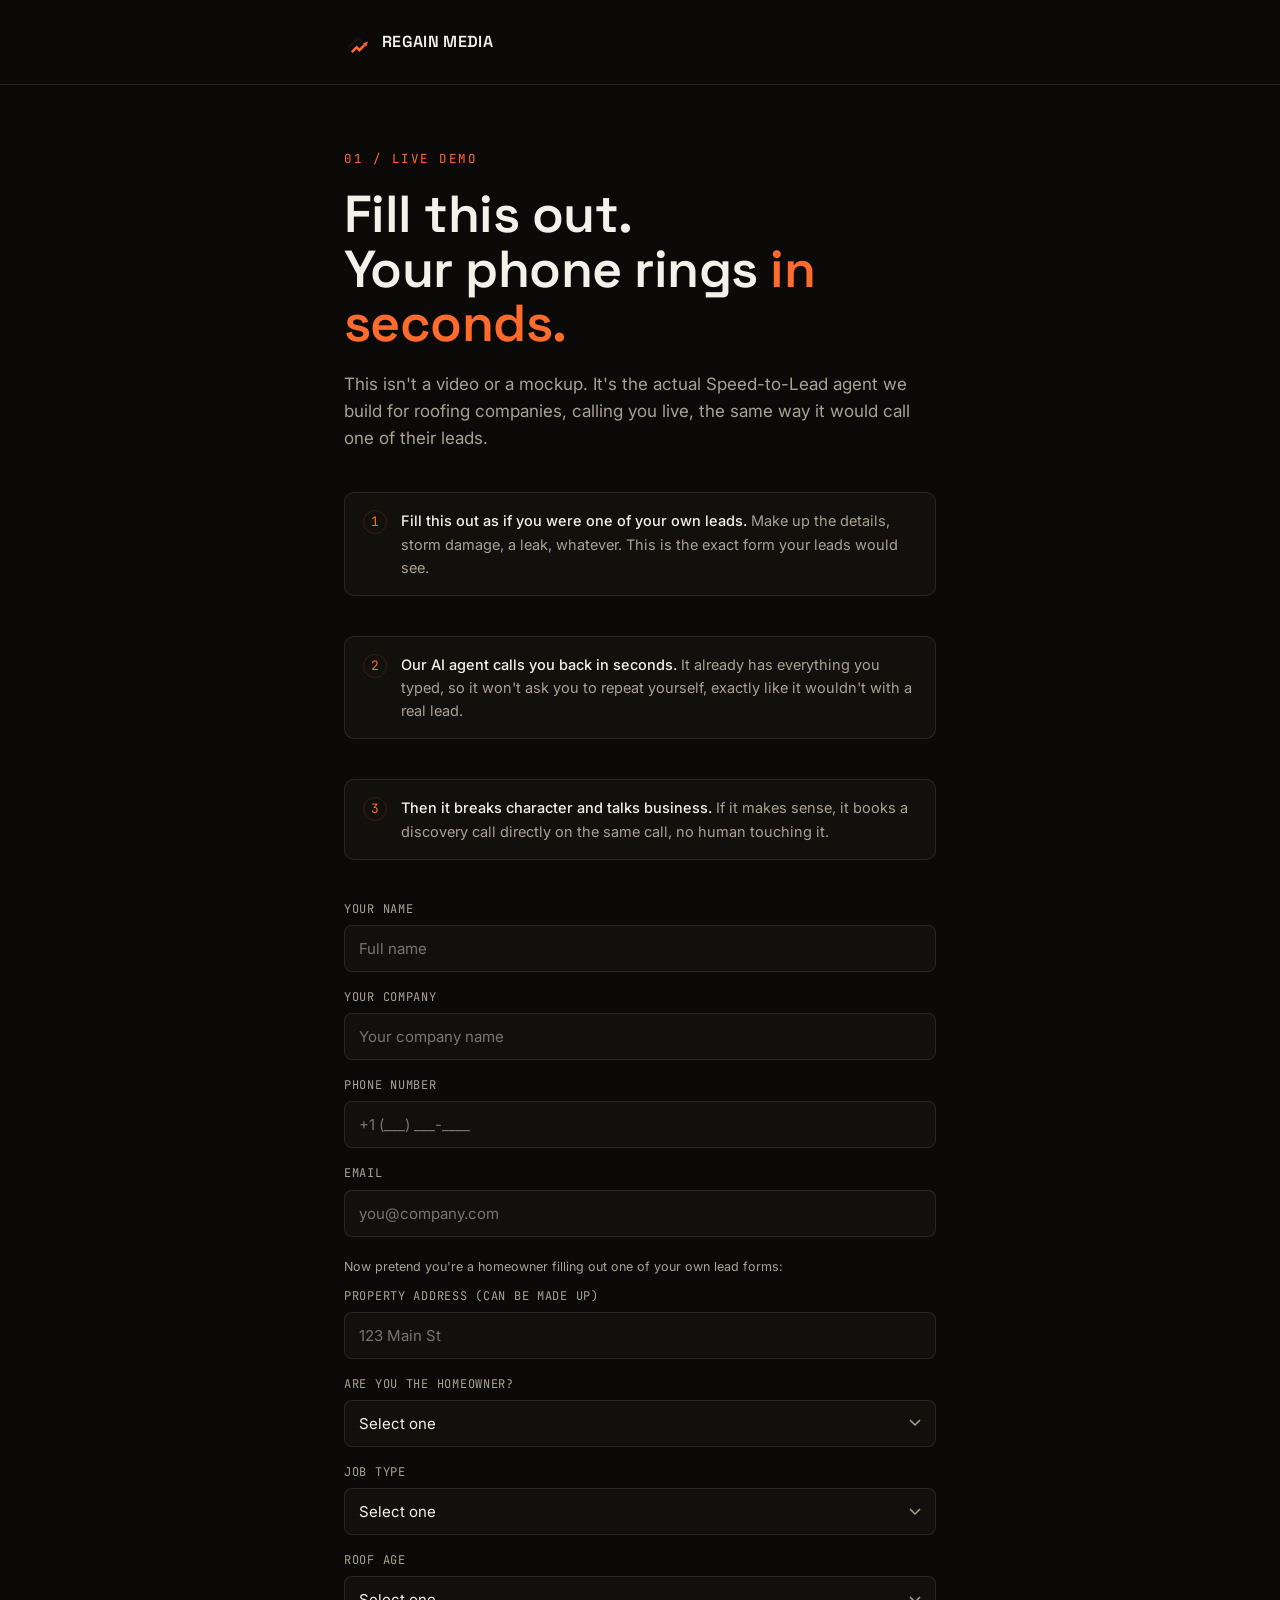
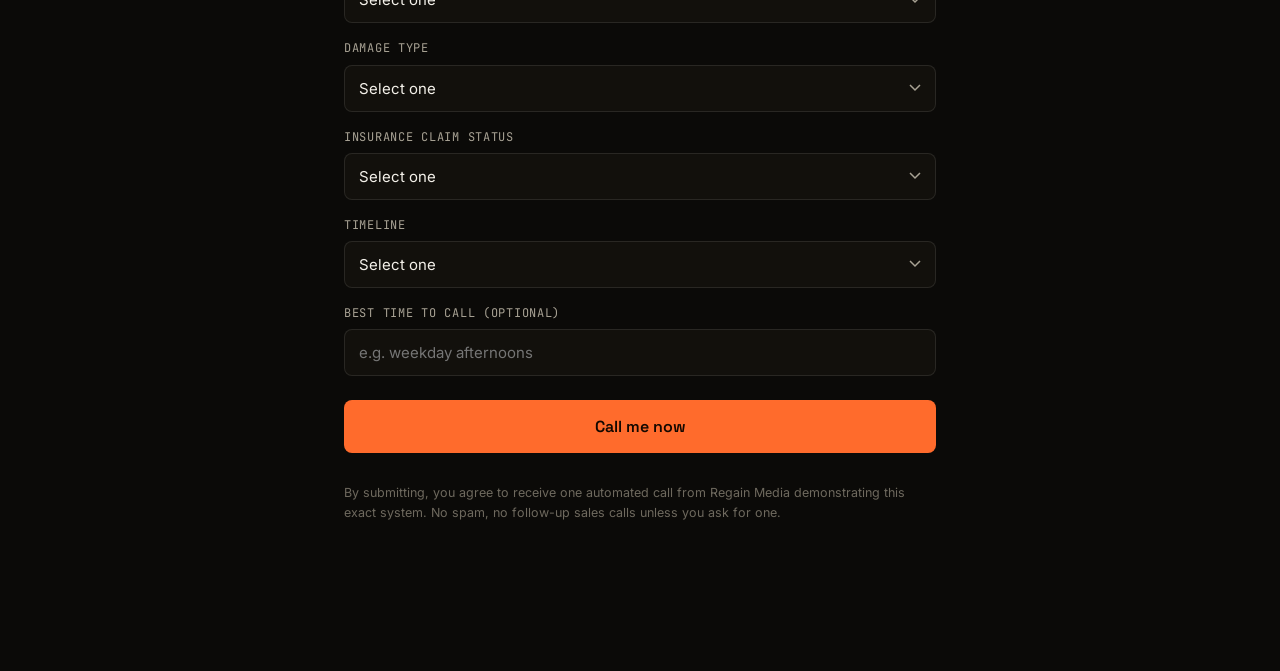
<file: demo.html>
<!DOCTYPE html>
<html lang="en">
<head>
<meta charset="UTF-8">
<meta name="viewport" content="width=device-width, initial-scale=1.0">
<title>See It Work / Regain Media</title>
<meta name="description" content="Fill this out and get a live call from our Speed-to-Lead AI agent in seconds. This is the product, not a demo video.">
<link rel="icon" href="assets/img/logo.svg" type="image/svg+xml">
<link rel="preconnect" href="https://fonts.googleapis.com">
<link href="https://fonts.googleapis.com/css2?family=Space+Grotesk:wght@400;500;600;700&family=Inter:wght@400;500&family=JetBrains+Mono:wght@400;500&display=swap" rel="stylesheet">
<style>
  :root {
    --bg: #0b0a08;
    --bg-2: #12100c;
    --bg-3: #181510;
    --line: rgba(244, 241, 234, 0.10);
    --line-strong: rgba(244, 241, 234, 0.22);
    --ink: #f4f1ea;
    --ink-2: #a8a294;
    --ink-3: #6e695e;
    --ember: #ff6b2c;
    --ember-soft: rgba(255, 107, 44, 0.15);
    --ember-deep: #c84a12;
    --moss: #58c99a;
    --font-display: 'Space Grotesk', sans-serif;
    --font-body: 'Inter', sans-serif;
    --font-mono: 'JetBrains Mono', monospace;
    --ease: cubic-bezier(0.16, 1, 0.3, 1);
  }
  * { margin: 0; padding: 0; box-sizing: border-box; }
  body {
    background: var(--bg);
    color: var(--ink);
    font-family: var(--font-body);
    line-height: 1.6;
    -webkit-font-smoothing: antialiased;
  }
  a { color: inherit; }
  .wrap { max-width: 640px; margin: 0 auto; padding: 0 24px; }
  header.top { padding: 28px 0; border-bottom: 1px solid var(--line); }
  header.top .wrap { display: flex; align-items: center; gap: 10px; max-width: 640px; }
  header.top img { width: 28px; height: 28px; }
  header.top span { font-family: var(--font-display); font-weight: 600; letter-spacing: 0.02em; }
  main { padding: 64px 0 96px; }
  .label {
    font-family: var(--font-mono); font-size: 12.5px; letter-spacing: 0.12em;
    text-transform: uppercase; color: var(--ember); margin-bottom: 18px; display: block;
  }
  h1 {
    font-family: var(--font-display); font-weight: 600;
    font-size: clamp(34px, 6vw, 52px); line-height: 1.05; letter-spacing: -0.01em;
    margin-bottom: 20px;
  }
  h1 span { color: var(--ember); }
  .sub { color: var(--ink-2); font-size: 17px; max-width: 52ch; margin-bottom: 40px; }
  .how {
    display: flex; gap: 14px; padding: 16px 18px; background: var(--bg-2);
    border: 1px solid var(--line); border-radius: 10px; margin-bottom: 40px; align-items: flex-start;
  }
  .how .num {
    font-family: var(--font-mono); font-size: 13px; color: var(--ember);
    border: 1px solid var(--ember-soft); border-radius: 50%; width: 24px; height: 24px;
    display: flex; align-items: center; justify-content: center; flex-shrink: 0; margin-top: 1px;
  }
  .how p { font-size: 14.5px; color: var(--ink-2); }
  .how p b { color: var(--ink); font-weight: 500; }
  form { display: flex; flex-direction: column; gap: 16px; }
  label { font-family: var(--font-mono); font-size: 12px; letter-spacing: 0.06em; text-transform: uppercase; color: var(--ink-2); margin-bottom: 6px; display: block; }
  input, textarea, select {
    width: 100%; background: var(--bg-2); border: 1px solid var(--line);
    border-radius: 8px; padding: 13px 14px; color: var(--ink); font-family: var(--font-body);
    font-size: 15px; transition: border-color 0.2s;
  }
  input:focus, textarea:focus, select:focus { outline: none; border-color: var(--ember); }
  textarea { resize: vertical; min-height: 80px; }
  select { appearance: none; cursor: pointer;
    background-image: url("data:image/svg+xml,%3Csvg xmlns='http://www.w3.org/2000/svg' width='12' height='8'%3E%3Cpath d='M1 1l5 5 5-5' stroke='%23a8a294' stroke-width='1.5' fill='none'/%3E%3C/svg%3E");
    background-repeat: no-repeat; background-position: right 14px center; padding-right: 36px;
  }
  select option { background: var(--bg-2); color: var(--ink); }
  button {
    margin-top: 8px; font-family: var(--font-display); font-weight: 600; font-size: 16px;
    background: var(--ember); color: #140800; border: none; border-radius: 8px;
    padding: 16px 24px; cursor: pointer; transition: background 0.2s, transform 0.2s;
  }
  button:hover { background: #ff7f47; transform: translateY(-1px); }
  button:disabled { opacity: 0.6; cursor: default; transform: none; }
  .fine { font-size: 12.5px; color: var(--ink-3); margin-top: 14px; line-height: 1.6; }
  #formNote { font-size: 14px; color: var(--ink-2); margin-top: 16px; min-height: 20px; }
  .state {
    display: none; text-align: center; padding: 40px 24px; background: var(--bg-2);
    border: 1px solid var(--line); border-radius: 12px;
  }
  .state.active { display: block; }
  .state .ring {
    width: 56px; height: 56px; border-radius: 50%; border: 2px solid var(--ember-soft);
    border-top-color: var(--ember); margin: 0 auto 20px; animation: spin 1s linear infinite;
  }
  @keyframes spin { to { transform: rotate(360deg); } }
  .state h2 { font-family: var(--font-display); font-size: 22px; margin-bottom: 10px; }
  .state p { color: var(--ink-2); font-size: 15px; }
</style>
</head>
<body>

<header class="top">
  <div class="wrap">
    <img src="assets/img/logo.svg" alt="">
    <span>REGAIN MEDIA</span>
  </div>
</header>

<main>
  <div class="wrap">

    <div id="formState">
      <span class="label" id="label-main">01 / Live Demo</span>
      <h1 id="h1-main">Fill this out.<br>Your phone rings <span>in seconds.</span></h1>
      <p class="sub" id="sub-main">This isn't a video or a mockup. It's the actual Speed-to-Lead agent we build for roofing companies, calling you live, the same way it would call one of their leads.</p>

      <div class="how">
        <span class="num">1</span>
        <p><b>Fill this out as if you were one of your own leads.</b> Make up the details, storm damage, a leak, whatever. This is the exact form your leads would see.</p>
      </div>
      <div class="how">
        <span class="num">2</span>
        <p><b>Our AI agent calls you back in seconds.</b> It already has everything you typed, so it won't ask you to repeat yourself, exactly like it wouldn't with a real lead.</p>
      </div>
      <div class="how">
        <span class="num">3</span>
        <p><b>Then it breaks character and talks business.</b> If it makes sense, it books a discovery call directly on the same call, no human touching it.</p>
      </div>

      <form id="demoForm">
        <div>
          <label for="f-name">Your name</label>
          <input id="f-name" name="name" type="text" required placeholder="Full name">
        </div>
        <div>
          <label for="f-company">Your company</label>
          <input id="f-company" name="company" type="text" required placeholder="Your company name">
        </div>
        <div>
          <label for="f-phone">Phone number</label>
          <input id="f-phone" name="phone" type="tel" required placeholder="+1 (___) ___-____">
        </div>
        <div>
          <label for="f-email">Email</label>
          <input id="f-email" name="email" type="email" placeholder="you@company.com">
        </div>

        <p class="fine" style="margin: 4px 0 -6px; color: var(--ink-2)">Now pretend you're a homeowner filling out one of your own lead forms:</p>

        <div>
          <label for="f-address">Property address (can be made up)</label>
          <input id="f-address" name="property_address" type="text" required placeholder="123 Main St">
        </div>
        <div>
          <label for="f-homeowner">Are you the homeowner?</label>
          <select id="f-homeowner" name="is_homeowner" required>
            <option value="">Select one</option>
            <option value="yes">Yes</option>
            <option value="no">No, renting</option>
          </select>
        </div>
        <div>
          <label for="f-jobtype">Job type</label>
          <select id="f-jobtype" name="job_type" required>
            <option value="">Select one</option>
            <option value="repair">Repair</option>
            <option value="full_replacement">Full replacement</option>
            <option value="storm_insurance_claim">Storm / insurance claim</option>
            <option value="not_sure">Not sure</option>
          </select>
        </div>
        <div>
          <label for="f-roofage">Roof age</label>
          <select id="f-roofage" name="roof_age" required>
            <option value="">Select one</option>
            <option value="0-5 years">0 to 5 years</option>
            <option value="5-15 years">5 to 15 years</option>
            <option value="15+ years">15+ years</option>
            <option value="not sure">Not sure</option>
          </select>
        </div>
        <div>
          <label for="f-damage">Damage type</label>
          <select id="f-damage" name="damage_type" required>
            <option value="">Select one</option>
            <option value="storm">Storm</option>
            <option value="hail">Hail</option>
            <option value="wind">Wind</option>
            <option value="age">Age</option>
            <option value="leak">Leak</option>
            <option value="other">Other</option>
          </select>
        </div>
        <div>
          <label for="f-insurance">Insurance claim status</label>
          <select id="f-insurance" name="insurance_status" required>
            <option value="">Select one</option>
            <option value="not_filed">Not filed</option>
            <option value="filed">Filed</option>
            <option value="approved">Approved</option>
            <option value="denied">Denied</option>
            <option value="paying_cash">Paying cash</option>
          </select>
        </div>
        <div>
          <label for="f-timeline">Timeline</label>
          <select id="f-timeline" name="timeline" required>
            <option value="">Select one</option>
            <option value="asap">ASAP</option>
            <option value="30_days">Within 30 days</option>
            <option value="60_plus_days">60+ days</option>
            <option value="just_researching">Just researching</option>
          </select>
        </div>
        <div>
          <label for="f-besttime">Best time to call (optional)</label>
          <input id="f-besttime" name="best_time_to_call" type="text" placeholder="e.g. weekday afternoons">
        </div>

        <button type="submit" id="submitBtn">Call me now</button>
        <p class="fine">By submitting, you agree to receive one automated call from Regain Media demonstrating this exact system. No spam, no follow-up sales calls unless you ask for one.</p>
        <p id="formNote"></p>
      </form>
    </div>

    <div id="callingState" class="state">
      <div class="ring"></div>
      <h2>Your phone should be ringing.</h2>
      <p>If it doesn't ring in the next 20 to 30 seconds, check that the number you entered is correct, or reach out directly at <a href="mailto:hello@regain.media" style="color:var(--ember)">hello@regain.media</a>.</p>
    </div>

  </div>
</main>

<script>
  // Point this at the deployed Railway service once it's live.
  var WEBHOOK_URL = 'https://speedtolead-test-production.up.railway.app/webhook/lead';

  var form = document.getElementById('demoForm');
  var submitBtn = document.getElementById('submitBtn');
  var note = document.getElementById('formNote');
  var formState = document.getElementById('formState');
  var callingState = document.getElementById('callingState');

  function setNote(text, isError) {
    note.textContent = text;
    note.style.color = isError ? 'var(--ember)' : '';
  }

  form.addEventListener('submit', function (e) {
    e.preventDefault();

    if (WEBHOOK_URL.indexOf('YOUR-RAILWAY-URL') !== -1) {
      setNote('Backend not connected yet, this is a preview of the page only.', true);
      return;
    }

    submitBtn.setAttribute('disabled', 'true');
    setNote('Placing your call...');

    var payload = {
      name: form.name.value,
      company: form.company.value,
      phone: form.phone.value,
      email: form.email.value,
      property_address: form.property_address.value,
      is_homeowner: form.is_homeowner.value,
      job_type: form.job_type.value,
      roof_age: form.roof_age.value,
      damage_type: form.damage_type.value,
      insurance_status: form.insurance_status.value,
      timeline: form.timeline.value,
      best_time_to_call: form.best_time_to_call.value
    };

    fetch(WEBHOOK_URL, {
      method: 'POST',
      headers: { 'Content-Type': 'application/json' },
      body: JSON.stringify(payload)
    })
      .then(function (res) {
        if (!res.ok) throw new Error('bad response');
        formState.style.display = 'none';
        callingState.classList.add('active');
      })
      .catch(function () {
        setNote('Something went wrong on our end. Email us directly at hello@regain.media and we will call you personally.', true);
        submitBtn.removeAttribute('disabled');
      });
  });
</script>

<script>
  // Personalization layer, purely additive: reads optional URL query params
  // (?company=...&city=...&ad=...) used for per-prospect outreach links.
  // If none are present, the page is 100% unchanged from the generic /demo experience.
  (function personalizeDemo() {
    var params = new URLSearchParams(window.location.search);
    var company = params.get('company');
    var city = params.get('city');
    var ad = params.get('ad');

    if (!company && !city && !ad) return; // generic visitor, do nothing

    var h1 = document.getElementById('h1-main');
    var sub = document.getElementById('sub-main');
    var label = document.getElementById('label-main');
    var companyField = document.getElementById('f-company');

    if (company) {
      h1.innerHTML = company + ', your phone rings <span>in seconds.</span>';
      if (companyField) companyField.value = company;
      if (label) label.textContent = '01 / Live Demo — for ' + company;
    }

    if (ad) {
      var locationBit = city ? ' in ' + city : '';
      sub.textContent = 'We noticed you\'re running "' + ad + '"' + locationBit + ' right now. Here\'s what happens ' +
        'when one of those leads calls back instantly instead of waiting, this isn\'t a video or a mockup, it\'s the ' +
        'actual Speed-to-Lead agent we build for roofing companies.';
    }
  })();
</script>

</body>
</html>
</file>
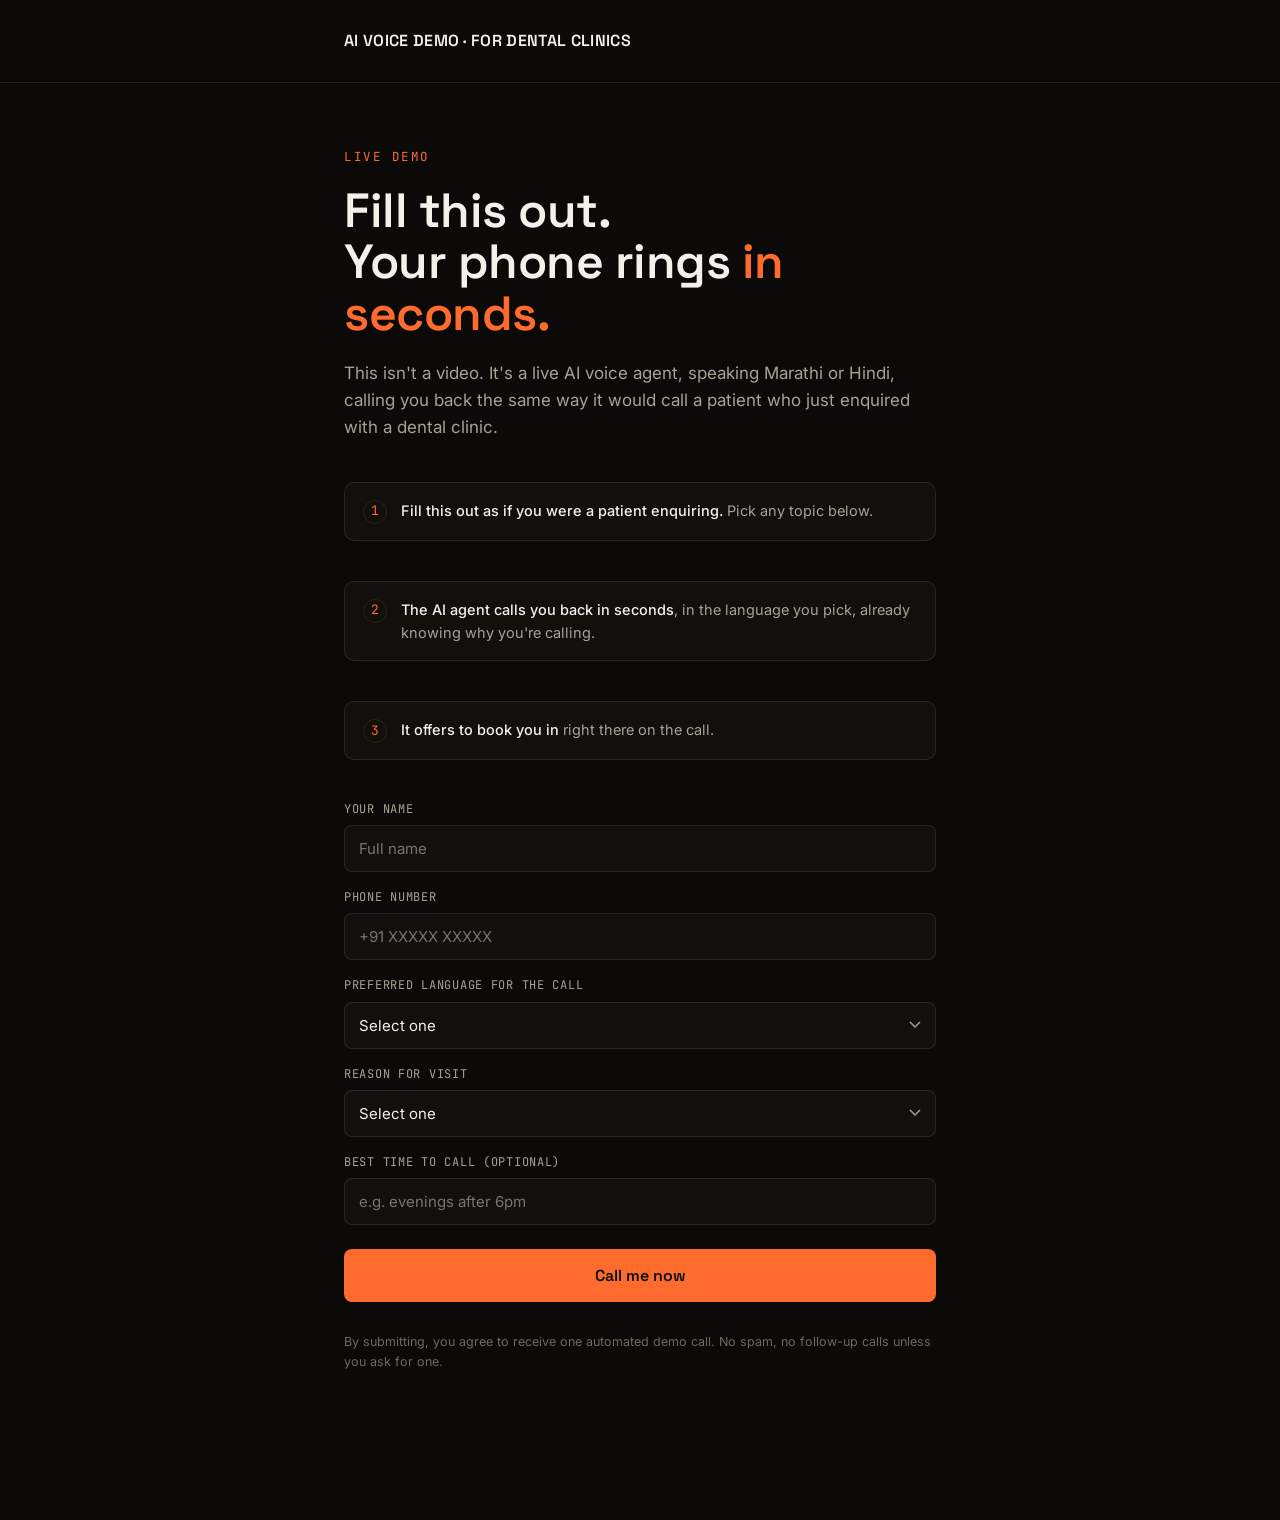
<file: dental-demo.html>
<!DOCTYPE html>
<html lang="en">
<head>
<meta charset="UTF-8">
<meta name="viewport" content="width=device-width, initial-scale=1.0">
<title>Live Demo / AI Voice Agent for Dental Clinics</title>
<meta name="description" content="Fill this out and get a live call from an AI voice agent, in your language, in seconds.">
<link rel="preconnect" href="https://fonts.googleapis.com">
<link href="https://fonts.googleapis.com/css2?family=Space+Grotesk:wght@400;500;600;700&family=Inter:wght@400;500&family=JetBrains+Mono:wght@400;500&display=swap" rel="stylesheet">
<style>
  :root {
    --bg: #0b0a08;
    --bg-2: #12100c;
    --bg-3: #181510;
    --line: rgba(244, 241, 234, 0.10);
    --line-strong: rgba(244, 241, 234, 0.22);
    --ink: #f4f1ea;
    --ink-2: #a8a294;
    --ink-3: #6e695e;
    --accent: #ff6b2c;
    --accent-soft: rgba(255, 107, 44, 0.15);
    --font-display: 'Space Grotesk', sans-serif;
    --font-body: 'Inter', sans-serif;
    --font-mono: 'JetBrains Mono', monospace;
  }
  * { margin: 0; padding: 0; box-sizing: border-box; }
  body { background: var(--bg); color: var(--ink); font-family: var(--font-body); line-height: 1.6; -webkit-font-smoothing: antialiased; }
  a { color: inherit; }
  .wrap { max-width: 640px; margin: 0 auto; padding: 0 24px; }
  header.top { padding: 28px 0; border-bottom: 1px solid var(--line); }
  header.top .wrap { display: flex; align-items: center; gap: 10px; }
  header.top span { font-family: var(--font-display); font-weight: 600; letter-spacing: 0.02em; }
  main { padding: 64px 0 96px; }
  .label { font-family: var(--font-mono); font-size: 12.5px; letter-spacing: 0.12em; text-transform: uppercase; color: var(--accent); margin-bottom: 18px; display: block; }
  h1 { font-family: var(--font-display); font-weight: 600; font-size: clamp(32px, 6vw, 48px); line-height: 1.08; letter-spacing: -0.01em; margin-bottom: 20px; }
  h1 span { color: var(--accent); }
  .sub { color: var(--ink-2); font-size: 17px; max-width: 52ch; margin-bottom: 40px; }
  .how { display: flex; gap: 14px; padding: 16px 18px; background: var(--bg-2); border: 1px solid var(--line); border-radius: 10px; margin-bottom: 40px; align-items: flex-start; }
  .how .num { font-family: var(--font-mono); font-size: 13px; color: var(--accent); border: 1px solid var(--accent-soft); border-radius: 50%; width: 24px; height: 24px; display: flex; align-items: center; justify-content: center; flex-shrink: 0; margin-top: 1px; }
  .how p { font-size: 14.5px; color: var(--ink-2); }
  .how p b { color: var(--ink); font-weight: 500; }
  form { display: flex; flex-direction: column; gap: 16px; }
  label { font-family: var(--font-mono); font-size: 12px; letter-spacing: 0.06em; text-transform: uppercase; color: var(--ink-2); margin-bottom: 6px; display: block; }
  input, select { width: 100%; background: var(--bg-2); border: 1px solid var(--line); border-radius: 8px; padding: 13px 14px; color: var(--ink); font-family: var(--font-body); font-size: 15px; transition: border-color 0.2s; }
  input:focus, select:focus { outline: none; border-color: var(--accent); }
  select { appearance: none; cursor: pointer; background-image: url("data:image/svg+xml,%3Csvg xmlns='http://www.w3.org/2000/svg' width='12' height='8'%3E%3Cpath d='M1 1l5 5 5-5' stroke='%23a8a294' stroke-width='1.5' fill='none'/%3E%3C/svg%3E"); background-repeat: no-repeat; background-position: right 14px center; padding-right: 36px; }
  select option { background: var(--bg-2); color: var(--ink); }
  button { margin-top: 8px; font-family: var(--font-display); font-weight: 600; font-size: 16px; background: var(--accent); color: #06140f; border: none; border-radius: 8px; padding: 16px 24px; cursor: pointer; transition: background 0.2s, transform 0.2s; }
  button:hover { background: #c84a12; transform: translateY(-1px); }
  button:disabled { opacity: 0.6; cursor: default; transform: none; }
  .fine { font-size: 12.5px; color: var(--ink-3); margin-top: 14px; line-height: 1.6; }
  #formNote { font-size: 14px; color: var(--ink-2); margin-top: 16px; min-height: 20px; }
  .state { display: none; text-align: center; padding: 40px 24px; background: var(--bg-2); border: 1px solid var(--line); border-radius: 12px; }
  .state.active { display: block; }
  .state .ring { width: 56px; height: 56px; border-radius: 50%; border: 2px solid var(--accent-soft); border-top-color: var(--accent); margin: 0 auto 20px; animation: spin 1s linear infinite; }
  @keyframes spin { to { transform: rotate(360deg); } }
  .state h2 { font-family: var(--font-display); font-size: 22px; margin-bottom: 10px; }
  .state p { color: var(--ink-2); font-size: 15px; }
</style>
</head>
<body>

<header class="top">
  <div class="wrap">
    <span>AI VOICE DEMO &middot; FOR DENTAL CLINICS</span>
  </div>
</header>

<main>
  <div class="wrap">

    <div id="formState">
      <span class="label">Live Demo</span>
      <h1>Fill this out.<br>Your phone rings <span>in seconds.</span></h1>
      <p class="sub">This isn't a video. It's a live AI voice agent, speaking Marathi or Hindi, calling you back the same way it would call a patient who just enquired with a dental clinic.</p>

      <div class="how">
        <span class="num">1</span>
        <p><b>Fill this out as if you were a patient enquiring.</b> Pick any topic below.</p>
      </div>
      <div class="how">
        <span class="num">2</span>
        <p><b>The AI agent calls you back in seconds</b>, in the language you pick, already knowing why you're calling.</p>
      </div>
      <div class="how">
        <span class="num">3</span>
        <p><b>It offers to book you in</b> right there on the call.</p>
      </div>

      <form id="demoForm">
        <div>
          <label for="f-name">Your name</label>
          <input id="f-name" name="name" type="text" required placeholder="Full name">
        </div>
        <div>
          <label for="f-phone">Phone number</label>
          <input id="f-phone" name="phone" type="tel" required placeholder="+91 ​XXXXX XXXXX">
        </div>
        <div>
          <label for="f-language">Preferred language for the call</label>
          <select id="f-language" name="preferred_language" required>
            <option value="">Select one</option>
            <option value="marathi">Marathi</option>
            <option value="hindi">Hindi</option>
            <option value="english">English</option>
          </select>
        </div>
        <div>
          <label for="f-topic">Reason for visit</label>
          <select id="f-topic" name="topic" required>
            <option value="">Select one</option>
            <option value="checkup_cleaning">General check-up / cleaning</option>
            <option value="tooth_pain">Tooth pain</option>
            <option value="root_canal">Root canal</option>
            <option value="implants">Dental implants</option>
            <option value="aligners_braces">Aligners / braces</option>
            <option value="whitening">Teeth whitening / smile design</option>
            <option value="child_visit">Child's dental visit</option>
            <option value="other">Other</option>
          </select>
        </div>
        <div>
          <label for="f-besttime">Best time to call (optional)</label>
          <input id="f-besttime" name="best_time_to_call" type="text" placeholder="e.g. evenings after 6pm">
        </div>

        <button type="submit" id="submitBtn">Call me now</button>
        <p class="fine">By submitting, you agree to receive one automated demo call. No spam, no follow-up calls unless you ask for one.</p>
        <p id="formNote"></p>
      </form>
    </div>

    <div id="callingState" class="state">
      <div class="ring"></div>
      <h2>Your phone should be ringing.</h2>
      <p>If it doesn't ring in the next 20-30 seconds, check the number you entered.</p>
    </div>

  </div>
</main>

<script>
  // Points at the dental-dedicated backend (India_Pune_Expansion/02_Backend). Another
  // niche gets its own separate Railway deployment and its own landing page — see
  // NEW_NICHE_PLAYBOOK.md — not a shared URL.
  var WEBHOOK_URL = 'https://speedtolead-india-production.up.railway.app/webhook/lead';

  var form = document.getElementById('demoForm');
  var submitBtn = document.getElementById('submitBtn');
  var note = document.getElementById('formNote');
  var formState = document.getElementById('formState');
  var callingState = document.getElementById('callingState');

  function setNote(text, isError) {
    note.textContent = text;
    note.style.color = isError ? '#e08a5c' : '';
  }

  form.addEventListener('submit', function (e) {
    e.preventDefault();

    submitBtn.setAttribute('disabled', 'true');
    setNote('Placing your call...');

    var payload = {
      name: form.name.value,
      phone: form.phone.value,
      preferred_language: form.preferred_language.value,
      topic: form.topic.value,
      best_time_to_call: form.best_time_to_call.value
    };

    fetch(WEBHOOK_URL, {
      method: 'POST',
      headers: { 'Content-Type': 'application/json' },
      body: JSON.stringify(payload)
    })
      .then(function (res) {
        if (!res.ok) throw new Error('bad response');
        formState.style.display = 'none';
        callingState.classList.add('active');
      })
      .catch(function () {
        setNote('Something went wrong. Trigger the call manually for now.', true);
        submitBtn.removeAttribute('disabled');
      });
  });
</script>

</body>
</html>
</file>
